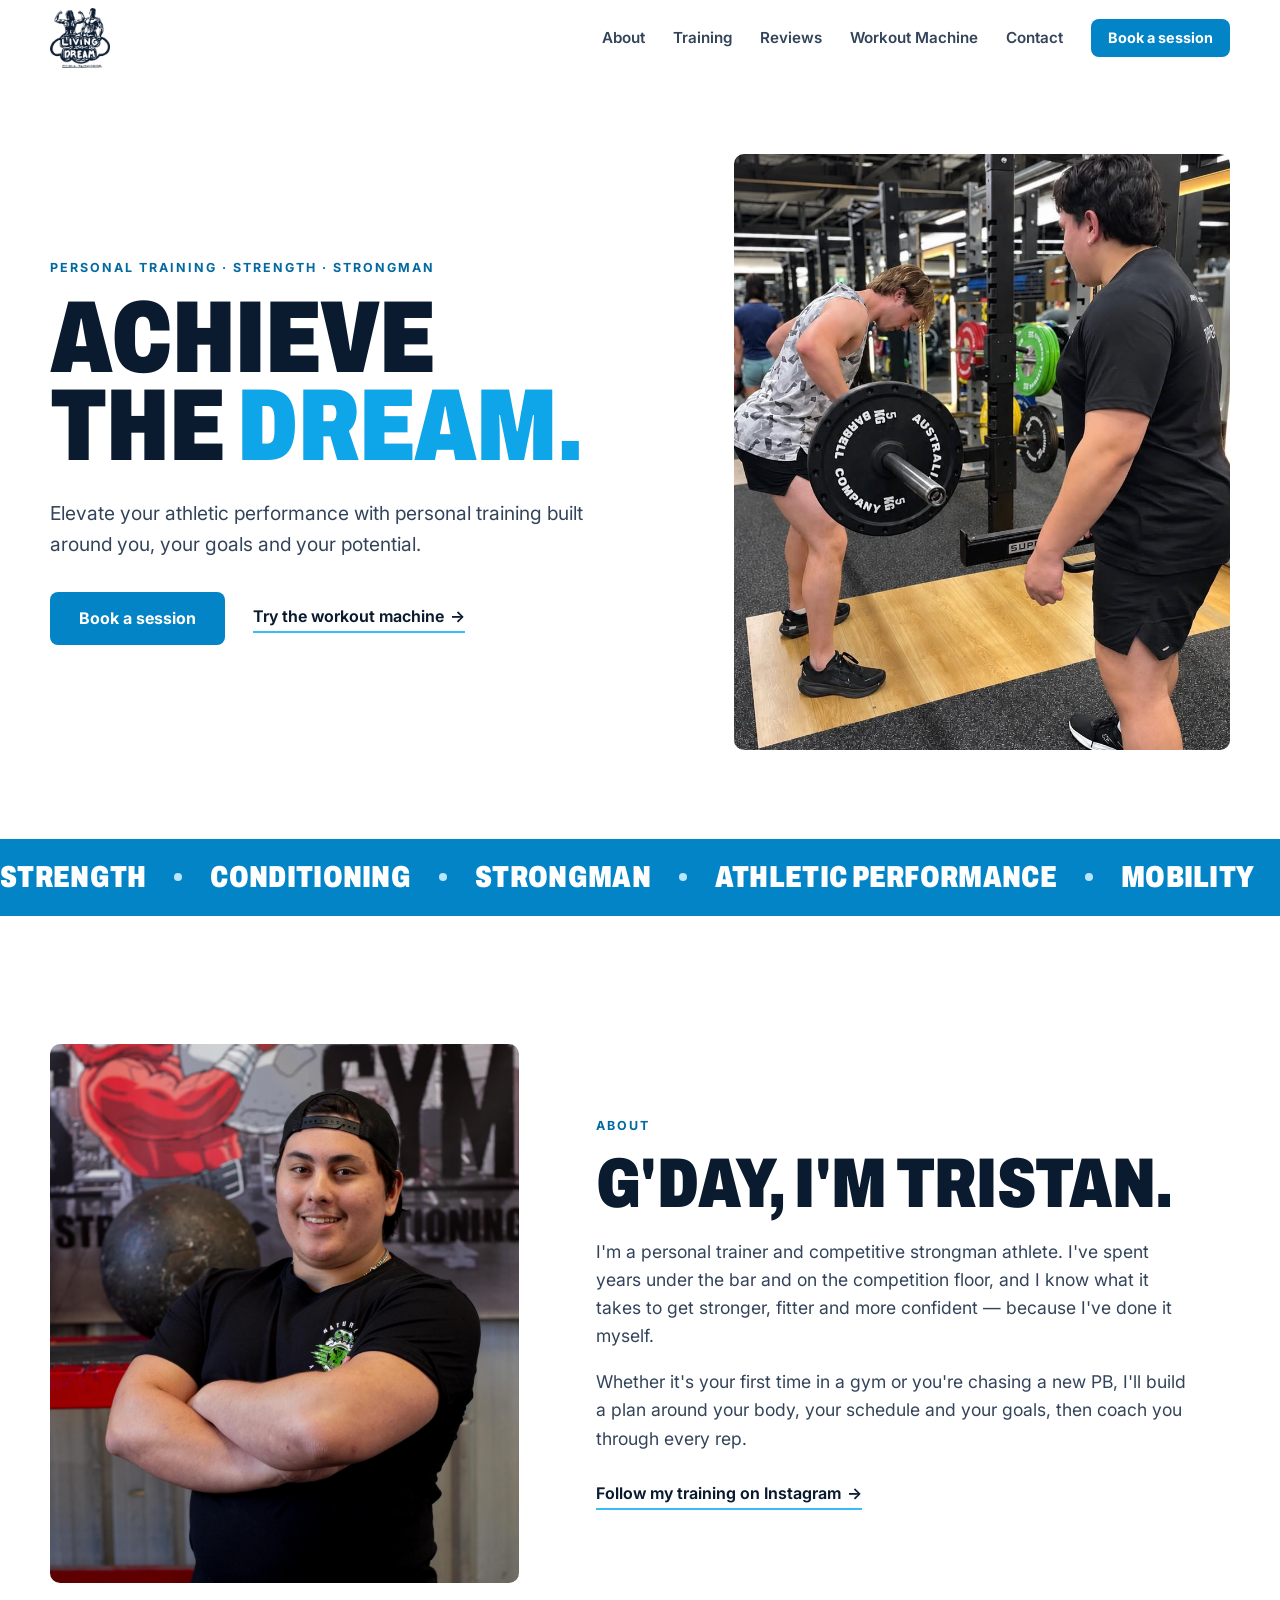
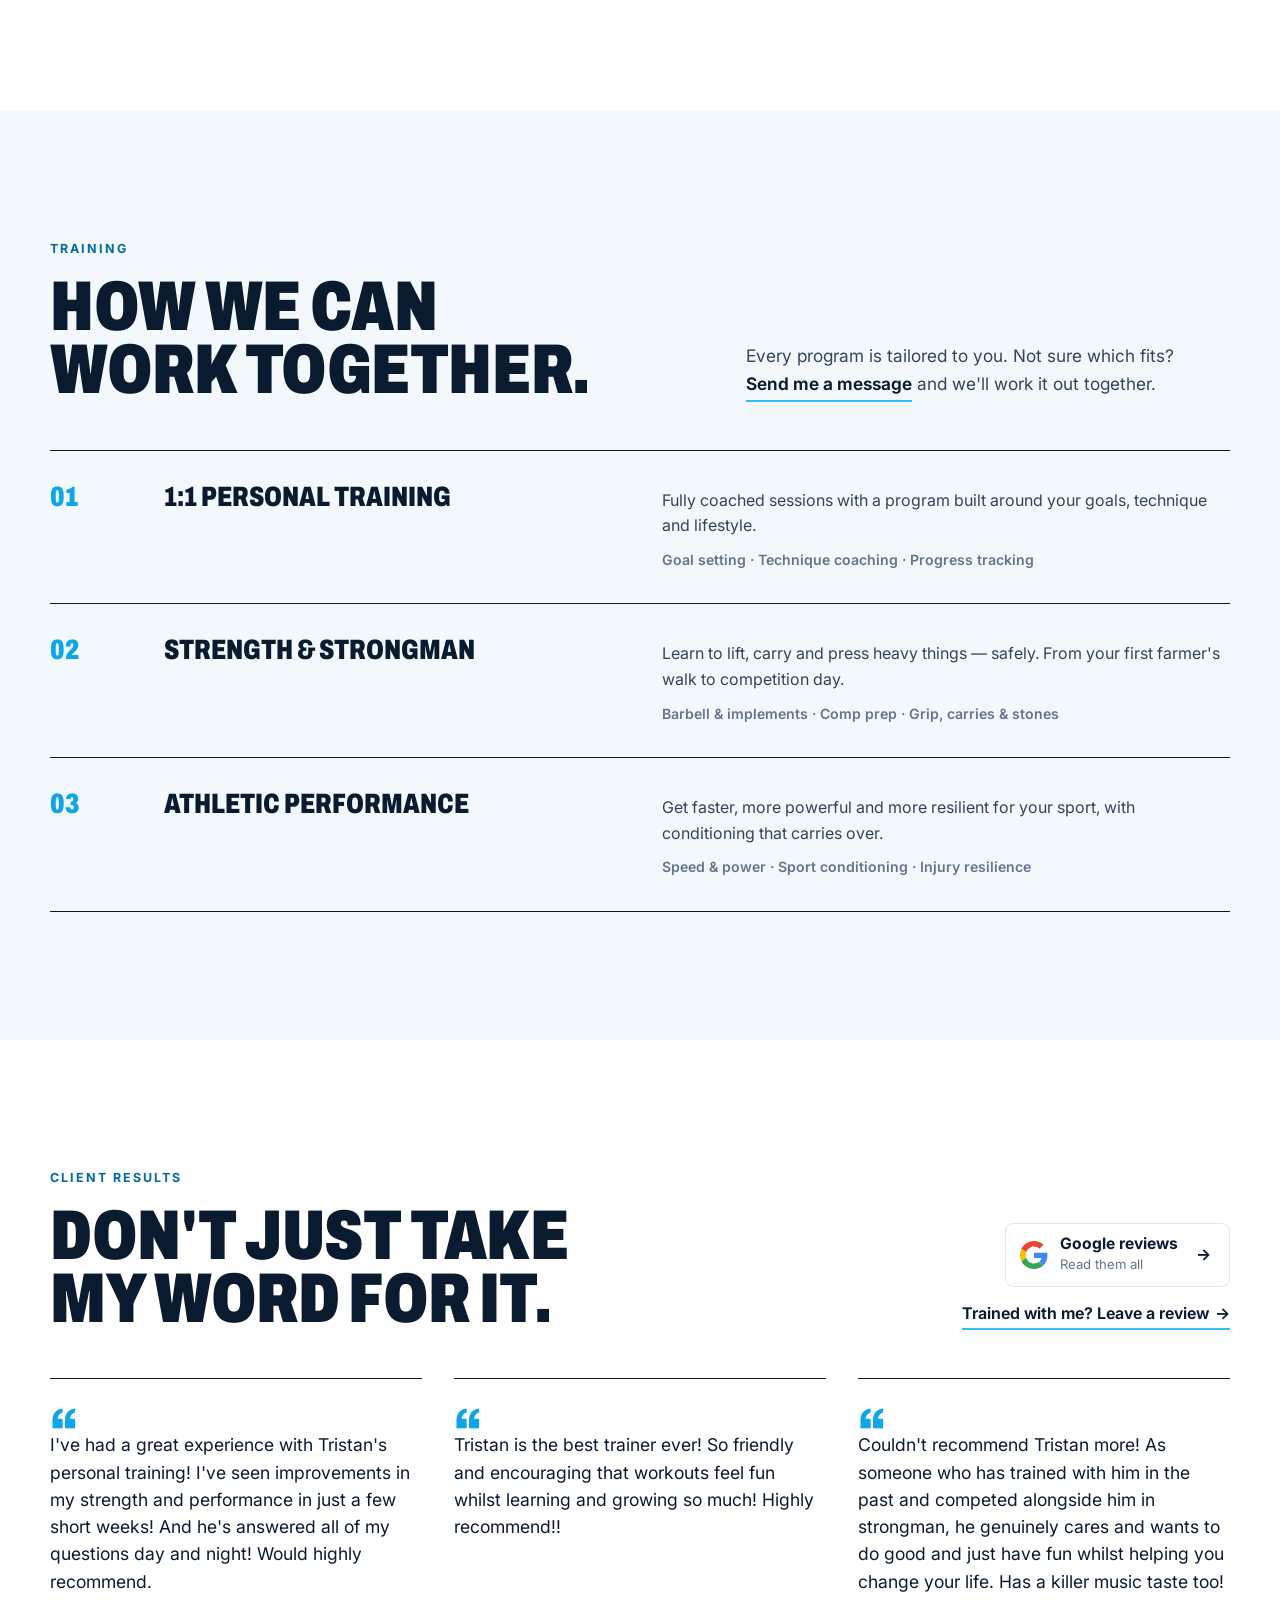
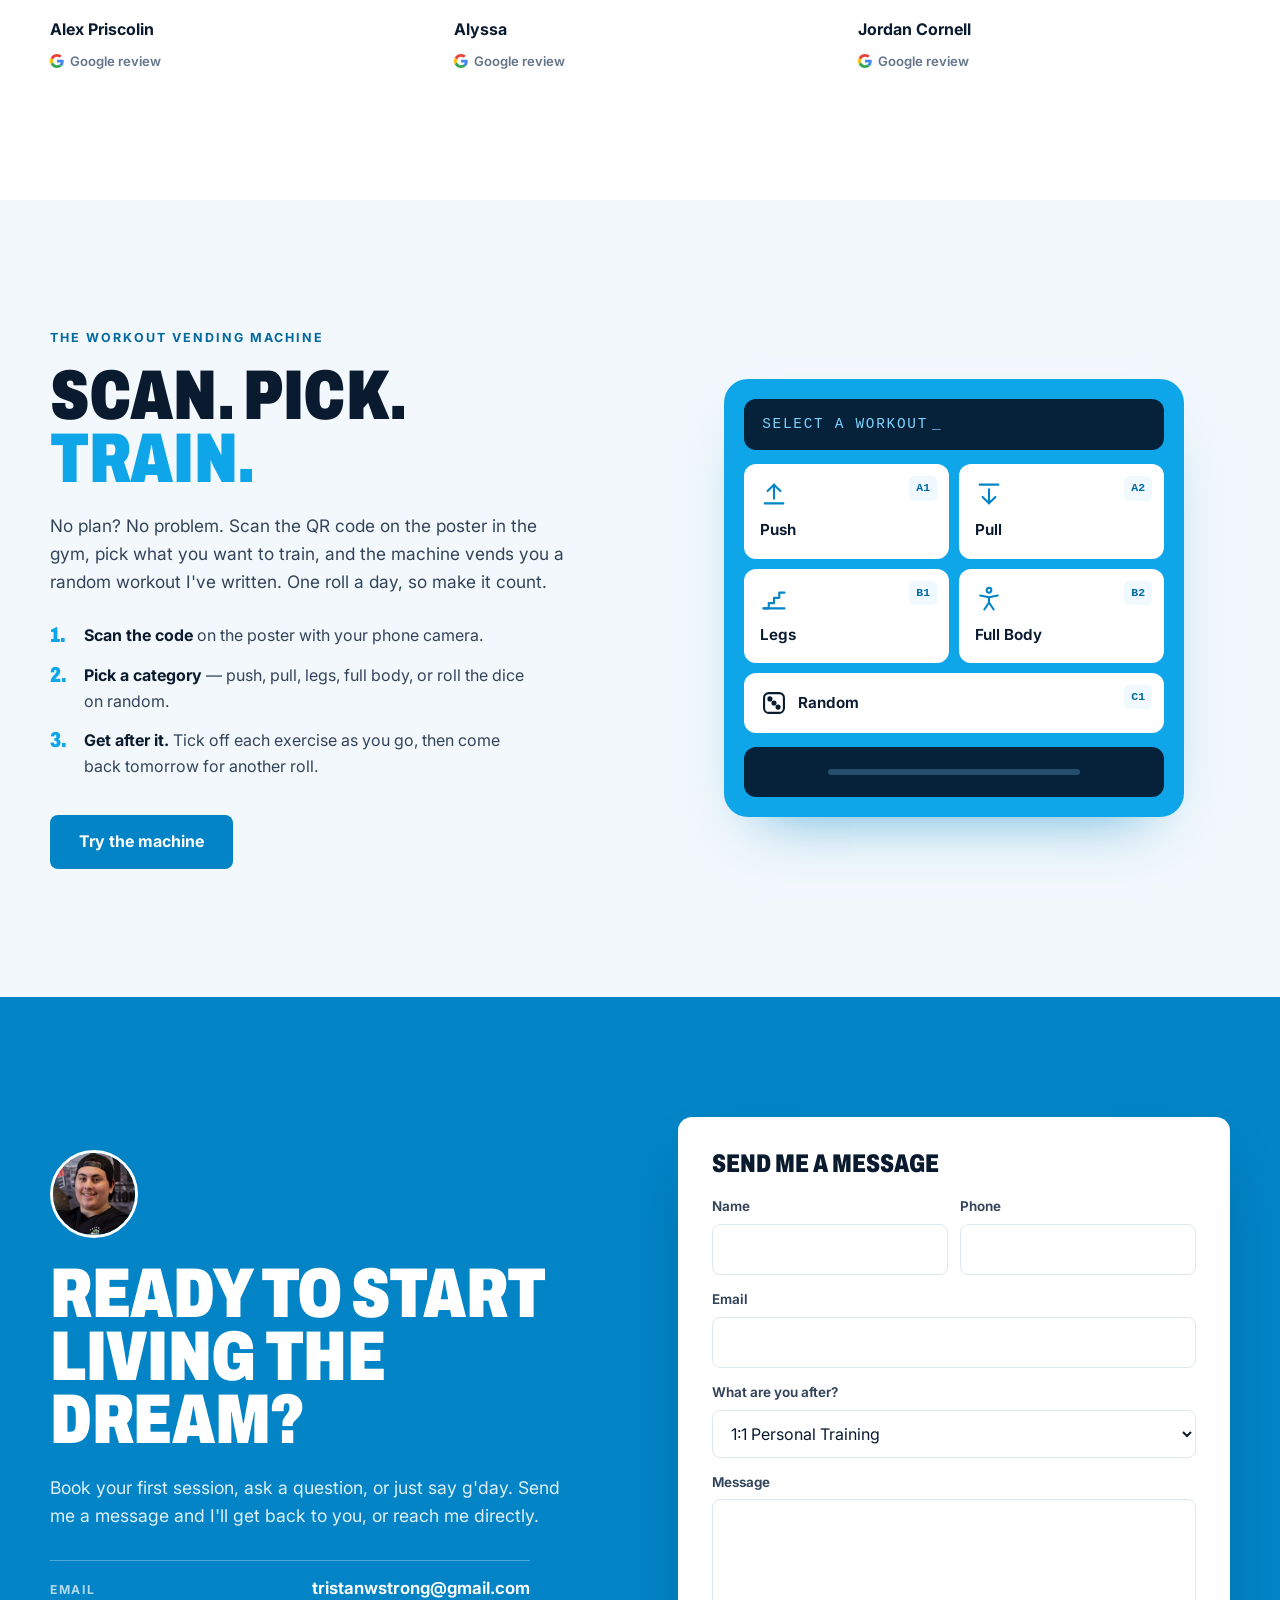
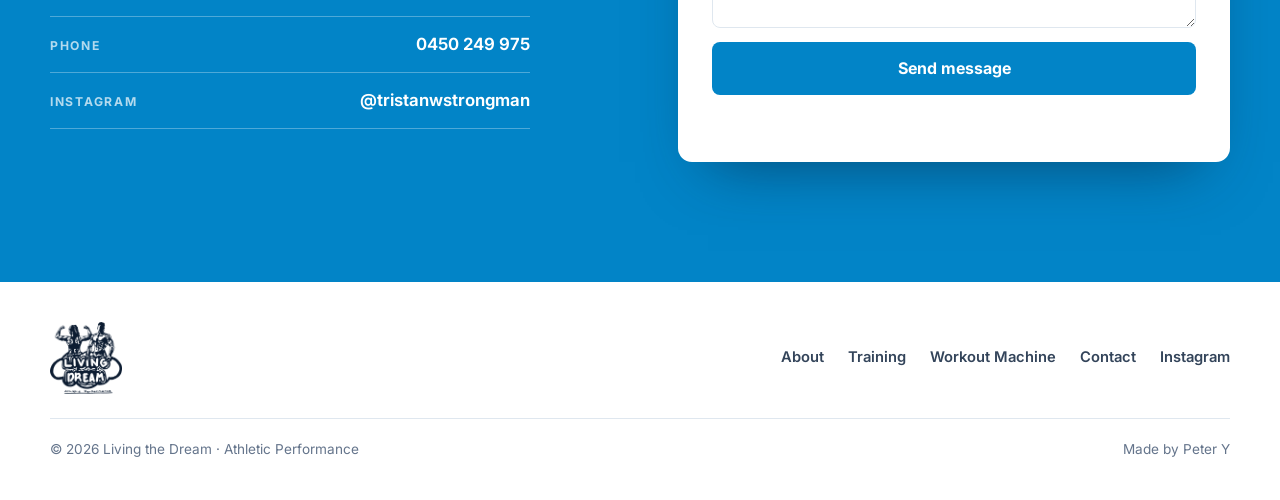
<file: index.html>
<!doctype html>
<html lang="en">
<head>
  <meta charset="utf-8">
  <meta name="viewport" content="width=device-width, initial-scale=1, viewport-fit=cover">
  <title>Living the Dream · Athletic Performance</title>
  <meta name="description" content="Personal training, strength and strongman coaching with Tristan. Achieve the Dream.">
  <meta name="theme-color" content="#ffffff">
  <script>document.documentElement.classList.add("js")</script>
  <link rel="icon" href="favicon.ico" sizes="any">
  <link rel="icon" href="assets/favicon.png" type="image/png">
  <link rel="apple-touch-icon" href="assets/apple-touch-icon.png">
  <meta property="og:title" content="Living the Dream · Athletic Performance">
  <meta property="og:description" content="Personal training, strength and strongman coaching. Achieve the Dream.">
  <meta property="og:image" content="assets/hero.jpg">
  <link rel="preconnect" href="https://fonts.googleapis.com">
  <link rel="preconnect" href="https://fonts.gstatic.com" crossorigin>
  <link href="https://fonts.googleapis.com/css2?family=Archivo:wdth,wght@62..125,400..900&family=Inter:wght@400;500;600;700&display=swap" rel="stylesheet">
  <link rel="stylesheet" href="css/styles.css">
</head>
<body>

  <header class="site-header">
    <div class="container header-inner">
      <a class="logo" href="#top" aria-label="Living the Dream home">
        <img src="assets/logo.png" alt="Living the Dream — Athletic Performance" width="600" height="596">
      </a>
      <nav class="nav" aria-label="Main">
        <a href="#about">About</a>
        <a href="#training">Training</a>
        <a href="#reviews" data-reviews-link>Reviews</a>
        <a href="#machine">Workout Machine</a>
        <a href="#contact">Contact</a>
      </nav>
      <a class="btn btn-primary btn-sm header-cta" data-site-link="booking" href="#contact">Book a session</a>
      <button class="nav-toggle" aria-label="Menu" aria-expanded="false" aria-controls="mobile-menu">
        <span></span><span></span>
      </button>
    </div>
    <div class="mobile-menu" id="mobile-menu">
      <a href="#top">Home</a>
      <a href="#about">About</a>
      <a href="#training">Training</a>
      <a href="#reviews" data-reviews-link>Reviews</a>
      <a href="#machine">Workout Machine</a>
      <a href="#contact">Contact</a>
      <a class="btn btn-primary" data-site-link="booking" href="#contact">Book a session</a>
    </div>
  </header>

  <main id="top">

    <!-- HERO -->
    <section class="hero">
      <div class="container hero-grid">
        <div class="hero-copy">
          <p class="label">Personal training · Strength · Strongman</p>
          <h1 class="display">Achieve<br><span class="nowrap">the <span class="hl">Dream.</span></span></h1>
          <p class="lead">Elevate your athletic performance with personal training built around you, your goals and your potential.</p>
          <div class="hero-actions">
            <a class="btn btn-primary btn-lg" data-site-link="booking" href="#contact">Book a session</a>
            <a class="text-link" href="workout.html">Try the workout machine <span aria-hidden="true">→</span></a>
          </div>
        </div>

        <figure class="hero-photo">
          <img src="assets/trainer.jpg" alt="Tristan coaching a client through a barbell row" width="886" height="1224">
        </figure>
      </div>
    </section>

    <!-- MARQUEE -->
    <div class="marquee" aria-hidden="true">
      <div class="marquee-track">
        <span>Strength</span><i></i><span>Conditioning</span><i></i><span>Strongman</span><i></i><span>Athletic Performance</span><i></i><span>Mobility</span><i></i><span>Achieve the Dream</span><i></i>
        <span>Strength</span><i></i><span>Conditioning</span><i></i><span>Strongman</span><i></i><span>Athletic Performance</span><i></i><span>Mobility</span><i></i><span>Achieve the Dream</span><i></i>
      </div>
    </div>

    <!-- ABOUT -->
    <section class="section" id="about">
      <div class="container about-grid">
        <figure class="about-photo reveal">
          <img src="assets/about.jpg" alt="Tristan standing with his arms crossed in the gym" width="1440" height="1798" loading="lazy">
        </figure>
        <div class="about-body reveal">
          <p class="label">About</p>
          <h2 class="h2">G'day, I'm Tristan.</h2>
          <p>I'm a personal trainer and competitive strongman athlete. I've spent years under the bar and on the competition floor, and I know what it takes to get stronger, fitter and more confident — because I've done it myself.</p>
          <p>Whether it's your first time in a gym or you're chasing a new PB, I'll build a plan around your body, your schedule and your goals, then coach you through every rep.</p>
          <a class="text-link" data-site-link="instagram" href="#">Follow my training on Instagram <span aria-hidden="true">→</span></a>
        </div>
      </div>
    </section>

    <!-- TRAINING -->
    <section class="section section-tint" id="training">
      <div class="container">
        <div class="training-head reveal">
          <div>
            <p class="label">Training</p>
            <h2 class="h2">How we can<br>work together.</h2>
          </div>
          <p>Every program is tailored to you. Not sure which fits? <a class="text-link" href="#contact">Send me a message</a> and we'll work it out together.</p>
        </div>
        <ol class="offers">
          <li class="offer reveal">
            <span class="offer-num">01</span>
            <h3>1:1 Personal Training</h3>
            <div>
              <p>Fully coached sessions with a program built around your goals, technique and lifestyle.</p>
              <p class="offer-tags">Goal setting · Technique coaching · Progress tracking</p>
            </div>
          </li>
          <li class="offer reveal">
            <span class="offer-num">02</span>
            <h3>Strength &amp; Strongman</h3>
            <div>
              <p>Learn to lift, carry and press heavy things — safely. From your first farmer's walk to competition day.</p>
              <p class="offer-tags">Barbell &amp; implements · Comp prep · Grip, carries &amp; stones</p>
            </div>
          </li>
          <li class="offer reveal">
            <span class="offer-num">03</span>
            <h3>Athletic Performance</h3>
            <div>
              <p>Get faster, more powerful and more resilient for your sport, with conditioning that carries over.</p>
              <p class="offer-tags">Speed &amp; power · Sport conditioning · Injury resilience</p>
            </div>
          </li>
        </ol>
      </div>
    </section>

    <!-- REVIEWS (filled from js/config.js → testimonials) -->
    <section class="section" id="reviews" hidden>
      <div class="container">
        <div class="reviews-head reveal">
          <div>
            <p class="label">Client results</p>
            <h2 class="h2">Don't just take<br>my word for it.</h2>
          </div>
          <div class="reviews-links">
            <a class="google-badge" data-site-link="googleReviews" href="#">
              <svg viewBox="0 0 48 48" aria-hidden="true"><path fill="#EA4335" d="M24 9.5c3.54 0 6.71 1.22 9.21 3.6l6.85-6.85C35.9 2.38 30.47 0 24 0 14.62 0 6.51 5.38 2.56 13.22l7.98 6.19C12.43 13.72 17.74 9.5 24 9.5z"/><path fill="#4285F4" d="M46.98 24.55c0-1.57-.15-3.09-.38-4.55H24v9.02h12.94c-.58 2.96-2.26 5.48-4.78 7.18l7.73 6c4.51-4.18 7.09-10.36 7.09-17.65z"/><path fill="#FBBC05" d="M10.53 28.59c-.48-1.45-.76-2.99-.76-4.59s.27-3.14.76-4.59l-7.98-6.19C.92 16.46 0 20.12 0 24c0 3.88.92 7.54 2.56 10.78l7.97-6.19z"/><path fill="#34A853" d="M24 48c6.48 0 11.93-2.13 15.89-5.81l-7.73-6c-2.15 1.45-4.92 2.3-8.16 2.3-6.26 0-11.57-4.22-13.47-9.91l-7.98 6.19C6.51 42.62 14.62 48 24 48z"/></svg>
              <span><strong>Google reviews</strong><small>Read them all</small></span>
              <span class="google-arrow" aria-hidden="true">→</span>
            </a>
            <a class="text-link" data-site-link="googleWriteReview" href="#">Trained with me? Leave a review <span aria-hidden="true">→</span></a>
          </div>
        </div>
        <div class="reviews" data-testimonials></div>
      </div>
    </section>

    <!-- WORKOUT MACHINE -->
    <section class="section section-tint" id="machine">
      <div class="container machine-grid">
        <div class="machine-copy reveal">
          <p class="label">The Workout Vending Machine</p>
          <h2 class="h2">Scan. Pick. <span class="hl">Train.</span></h2>
          <p>No plan? No problem. Scan the QR code on the poster in the gym, pick what you want to train, and the machine vends you a random workout I've written. One roll a day, so make it count.</p>
          <ol class="steps">
            <li><span><strong>Scan the code</strong> on the poster with your phone camera.</span></li>
            <li><span><strong>Pick a category</strong> — push, pull, legs, full body, or roll the dice on random.</span></li>
            <li><span><strong>Get after it.</strong> Tick off each exercise as you go, then come back tomorrow for another roll.</span></li>
          </ol>
          <a class="btn btn-primary btn-lg" href="workout.html">Try the machine</a>
        </div>
        <div class="machine-mock reveal" aria-label="Workout categories">
          <div class="mock-display"><span>Select a workout</span><span class="blink">_</span></div>
          <div class="mock-slots" data-machine-preview></div>
          <div class="mock-tray"><span></span></div>
        </div>
      </div>
    </section>

    <!-- CONTACT -->
    <section class="contact" id="contact">
      <div class="container contact-grid">
        <div class="contact-copy reveal">
          <img class="contact-avatar" src="assets/profile.jpg" alt="" width="240" height="240" loading="lazy">
          <h2 class="h2">Ready to start<br>living the dream?</h2>
          <p>Book your first session, ask a question, or just say g'day. Send me a message and I'll get back to you, or reach me directly.</p>
          <ul class="contact-list">
            <li data-link-wrap><span>Email</span><a data-site-link="email" data-site-text="email" href="#"></a></li>
            <li data-link-wrap><span>Phone</span><a data-site-link="phone" data-site-text="phone" href="#"></a></li>
            <li data-link-wrap><span>Instagram</span><a data-site-link="instagram" data-site-text="instagramHandle" href="#">@tristanwstrongman</a></li>
          </ul>
        </div>

        <form class="contact-form reveal" id="contact-form" novalidate>
          <h3>Send me a message</h3>
          <div class="field-row">
            <label class="field"><span>Name</span><input name="name" required autocomplete="name"></label>
            <label class="field"><span>Phone</span><input name="phone" type="tel" autocomplete="tel" inputmode="tel"></label>
          </div>
          <label class="field"><span>Email</span><input name="email" type="email" autocomplete="email"></label>
          <label class="field"><span>What are you after?</span>
            <select name="interest">
              <option>1:1 Personal Training</option>
              <option>Strength &amp; Strongman</option>
              <option>Athletic Performance</option>
              <option>Something else</option>
            </select>
          </label>
          <label class="field"><span>Message</span><textarea name="message" rows="4" required></textarea></label>
          <button class="btn btn-primary btn-lg btn-block" type="submit">Send message</button>
          <p class="form-status" id="form-status" role="status" aria-live="polite"></p>
        </form>
      </div>
    </section>
  </main>

  <footer class="site-footer">
    <div class="container footer-inner">
      <a class="logo logo-sm" href="#top" aria-label="Living the Dream home">
        <img src="assets/logo.png" alt="" width="600" height="596" loading="lazy">
      </a>
      <nav class="footer-nav" aria-label="Footer">
        <a href="#about">About</a>
        <a href="#training">Training</a>
        <a href="workout.html">Workout Machine</a>
        <a href="#contact">Contact</a>
        <a data-site-link="instagram" href="#">Instagram</a>
      </nav>
      <p class="fine">
        <span>© <span data-year></span> <span data-site-text="name">Living the Dream</span> · Athletic Performance</span>
        <a class="credit" href="https://www.linkedin.com/in/peter-yastreboff-6a9664313/" target="_blank" rel="noopener">Made by Peter Y</a>
      </p>
    </div>
  </footer>

  <script src="js/config.js"></script>
  <script src="js/workouts.js"></script>
  <script src="js/vend.js"></script>
  <script src="js/main.js"></script>
</body>
</html>
</file>
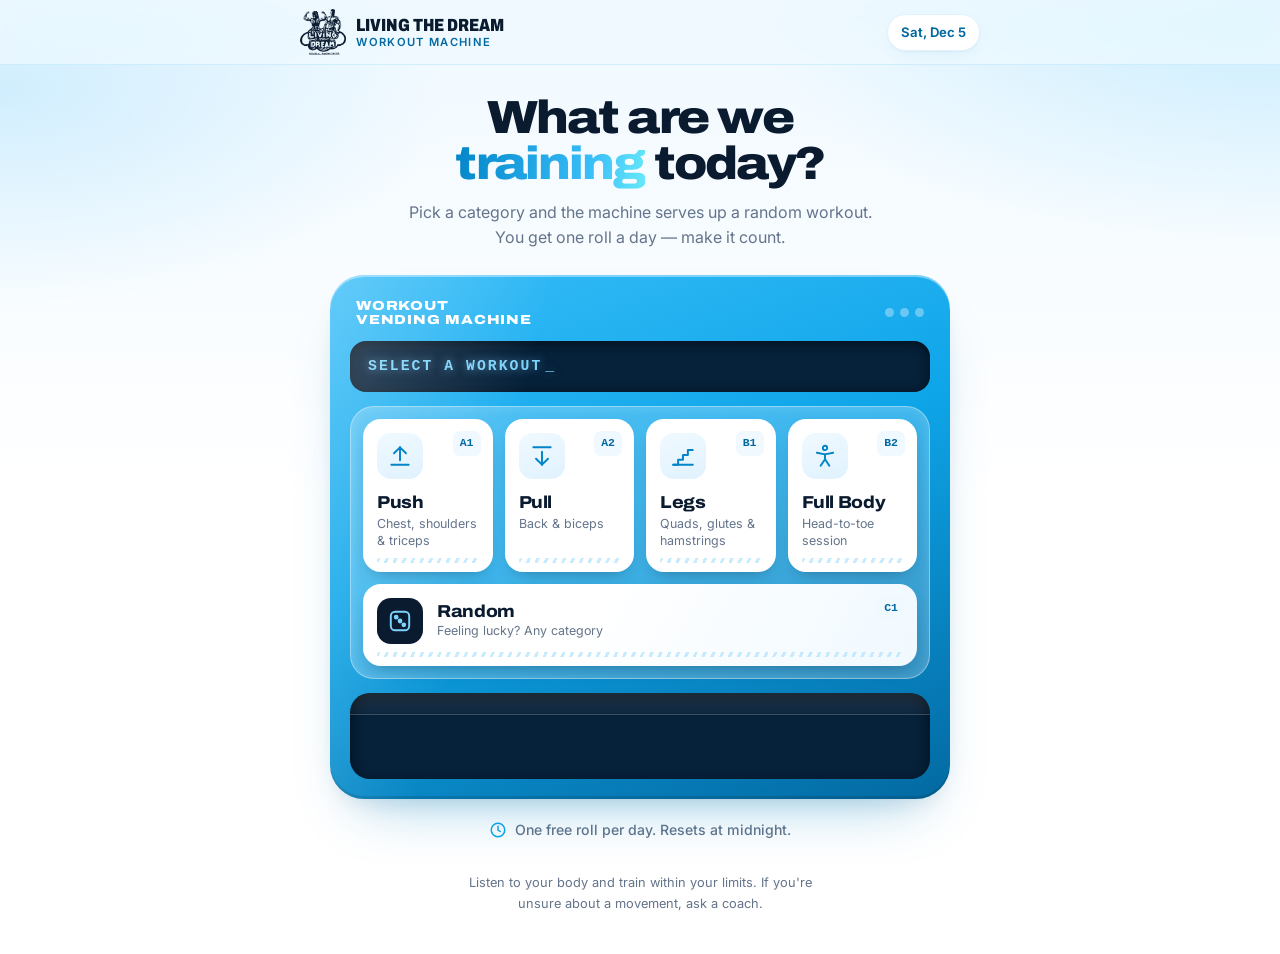
<file: workout.html>
<!doctype html>
<html lang="en">
<head>
  <meta charset="utf-8">
  <meta name="viewport" content="width=device-width, initial-scale=1, viewport-fit=cover">
  <title>Workout Vending Machine · Living the Dream</title>
  <meta name="description" content="Pick what you want to train and the machine serves up a random workout. One roll per day.">
  <meta name="theme-color" content="#f0f9ff">
  <script>document.documentElement.classList.add("js")</script>
  <link rel="icon" href="favicon.ico" sizes="any">
  <link rel="icon" href="assets/favicon.png" type="image/png">
  <link rel="apple-touch-icon" href="assets/apple-touch-icon.png">
  <link rel="preconnect" href="https://fonts.googleapis.com">
  <link rel="preconnect" href="https://fonts.gstatic.com" crossorigin>
  <link href="https://fonts.googleapis.com/css2?family=Archivo:wdth,wght@62..125,400..900&family=Inter:wght@400;500;600;700&display=swap" rel="stylesheet">
  <link rel="stylesheet" href="css/styles.css">
  <link rel="stylesheet" href="css/workout.css">
</head>
<body class="app">

  <header class="app-header">
    <div class="app-wrap app-header-inner">
      <a class="brand" href="index.html" aria-label="Living the Dream home">
        <img src="assets/logo.png" alt="" width="600" height="596">
        <span class="brand-text">
          <strong data-site-text="name">Living the Dream</strong>
          <small>Workout Machine</small>
        </span>
      </a>
      <span class="date-chip" id="today-date"></span>
    </div>
  </header>

  <main class="app-wrap">

    <!-- MACHINE -->
    <section class="view" id="machine-view">
      <div class="intro">
        <h1 class="app-title">What are we <span class="accent">training</span> today?</h1>
        <p class="muted">Pick a category and the machine serves up a random workout. You get one roll a day — make it count.</p>
      </div>

      <div class="vm" id="vm">
        <div class="vm-head">
          <span class="vm-logo">Workout<br>Vending Machine</span>
          <span class="vm-lights" aria-hidden="true"><i></i><i></i><i></i></span>
        </div>
        <div class="vm-display" aria-live="polite">
          <span id="vm-text">Select a workout</span><span class="blink">_</span>
        </div>
        <div class="vm-window" id="vm-slots" role="group" aria-label="Workout categories"></div>
        <div class="vm-base">
          <div class="vm-tray" id="vm-tray" aria-hidden="true">
            <div class="vm-item" id="vm-item"></div>
            <span class="vm-flap"></span>
          </div>
        </div>
      </div>

      <p class="hint" id="hint">
        <svg viewBox="0 0 24 24" aria-hidden="true"><circle cx="12" cy="12" r="9"/><path d="M12 7v5l3 2"/></svg>
        One free roll per day. Resets at midnight.
      </p>

      <div class="locked" id="locked" hidden>
        <strong>You've had your roll for today.</strong>
        <span>Next roll unlocks in <b data-countdown>--</b></span>
        <button class="btn btn-primary btn-block" id="view-today" type="button">View today's workout</button>
      </div>
    </section>

    <!-- RESULT -->
    <section class="view" id="result-view" hidden>
      <div class="result-bar">
        <button class="icon-btn" id="back-btn" type="button">
          <svg viewBox="0 0 24 24" aria-hidden="true"><path d="M19 12H5M11 6l-6 6 6 6"/></svg>
          Machine
        </button>
      </div>

      <article class="workout" id="workout"></article>

      <div class="next-up">
        <div class="countdown">
          <span>Next roll unlocks in</span>
          <strong data-countdown>--</strong>
        </div>
      </div>

      <a class="promo" href="index.html#contact">
        <div>
          <strong>Want a plan built just for you?</strong>
          <span>Book a 1:1 session with Tristan.</span>
        </div>
        <svg viewBox="0 0 24 24" aria-hidden="true"><path d="M5 12h14M13 6l6 6-6 6"/></svg>
      </a>
    </section>

    <p class="app-foot">Listen to your body and train within your limits. If you're unsure about a movement, ask a coach.</p>
  </main>

  <div class="sheet-backdrop" id="lead-sheet" hidden>
    <form class="lead-form" id="lead-form" aria-labelledby="lead-title">
      <button class="sheet-close" id="lead-close" type="button" aria-label="Close">
        <svg viewBox="0 0 24 24" aria-hidden="true"><path d="M6 6l12 12M18 6 6 18"/></svg>
      </button>
      <span class="lead-tag" id="lead-tag"></span>
      <h2 id="lead-title">Unlock your workout</h2>
      <p class="lead-intro">Pop your details in and the machine will vend your workout. You only need to do this once.</p>
      <label class="field"><span>Name</span><input name="name" required autocomplete="name" placeholder="Your name"></label>
      <label class="field"><span>Phone</span><input name="phone" type="tel" required autocomplete="tel" inputmode="tel" placeholder="04xx xxx xxx"></label>
      <label class="field"><span>Email <em>(optional)</em></span><input name="email" type="email" autocomplete="email" placeholder="you@email.com"></label>
      <label class="check">
        <input type="checkbox" name="consent" required>
        <span>I'm happy for Tristan to contact me about training.</span>
      </label>
      <button class="btn btn-primary btn-lg btn-block" type="submit">Vend my workout</button>
      <p class="lead-fine">Your details only go to Tristan and are never shared.</p>
    </form>
  </div>

  <script src="js/config.js"></script>
  <script src="js/workouts.js"></script>
  <script src="js/vend.js"></script>
  <script src="js/main.js"></script>
  <script src="js/workout-app.js"></script>
</body>
</html>
</file>
<file: css/styles.css>
/* ==========================================================================
   Living the Dream — shared styles
   ========================================================================== */

:root {
  --sky-50: #f0f9ff;
  --sky-100: #e0f2fe;
  --sky-200: #bae6fd;
  --sky-300: #7dd3fc;
  --sky-400: #38bdf8;
  --sky-500: #0ea5e9;
  --sky-600: #0284c7;
  --sky-700: #0369a1;
  --sky-900: #0c4a6e;

  --ink: #0a1a2f;
  --ink-2: #33445a;
  --muted: #64748b;
  --line: #dfe7ef;
  --bg: #ffffff;
  --tint: #f2f8fc;

  --radius-xl: 32px;
  --radius-lg: 24px;
  --radius: 18px;
  --radius-sm: 12px;

  --shadow-1: 0 1px 2px rgba(10, 26, 47, 0.04), 0 6px 20px -8px rgba(2, 132, 199, 0.12);
  --shadow-2: 0 30px 60px -30px rgba(2, 132, 199, 0.45), 0 10px 24px -12px rgba(10, 26, 47, 0.15);
  --shadow-btn: 0 10px 24px -10px rgba(14, 165, 233, 0.75);

  --font-display: "Archivo", "Inter", system-ui, sans-serif;
  --font-body: "Inter", system-ui, -apple-system, "Segoe UI", Roboto, sans-serif;

  --header-h: 76px;
  --ease: cubic-bezier(0.22, 1, 0.36, 1);
}

*, *::before, *::after { box-sizing: border-box; }

html { scroll-behavior: smooth; scroll-padding-top: var(--header-h); -webkit-text-size-adjust: 100%; }

body {
  margin: 0;
  font-family: var(--font-body);
  font-size: 16px;
  line-height: 1.6;
  color: var(--ink);
  background: var(--bg);
  -webkit-font-smoothing: antialiased;
  text-rendering: optimizeLegibility;
}
body.no-scroll { overflow: hidden; }

img { max-width: 100%; display: block; }
figure { margin: 0; }
a { color: inherit; text-decoration: none; }
button { font: inherit; color: inherit; }
[hidden] { display: none !important; }
.icon { width: 24px; height: 24px; flex: none; }

::selection { background: var(--sky-200); color: var(--ink); }
:focus-visible { outline: 3px solid var(--sky-300); outline-offset: 3px; border-radius: 4px; }

.container { width: min(1180px, 100% - 40px); margin-inline: auto; }

/* ---------- Type ---------- */

.display, .h2, h3 {
  font-family: var(--font-display);
  font-stretch: 75%;
  font-weight: 900;
  text-transform: uppercase;
  color: var(--ink);
}

.display {
  font-size: clamp(3.6rem, 8vw, 7.2rem);
  line-height: 0.86;
  letter-spacing: -0.01em;
  margin: 0 0 28px;
}

.h2 {
  font-size: clamp(2.6rem, 6vw, 4.4rem);
  line-height: 0.9;
  letter-spacing: -0.005em;
  margin: 0 0 22px;
}

h3 { font-size: 1.75rem; font-weight: 850; line-height: 1; letter-spacing: 0; margin: 0; }

.hl { color: var(--sky-500); }
.nowrap { white-space: nowrap; }

.label {
  margin: 0 0 16px;
  font-size: 0.78rem;
  font-weight: 700;
  letter-spacing: 0.16em;
  text-transform: uppercase;
  color: var(--sky-700);
}

.lead { font-size: clamp(1.08rem, 1.5vw, 1.22rem); color: var(--ink-2); max-width: 30em; margin: 0 0 32px; }
.muted { color: var(--muted); }

/* Used by the workout page */
.accent {
  background: linear-gradient(100deg, var(--sky-600) 0%, var(--sky-400) 70%, #67e8f9 100%);
  -webkit-background-clip: text;
  background-clip: text;
  color: transparent;
}

.text-link {
  display: inline-flex;
  align-items: center;
  gap: 6px;
  font-weight: 650;
  color: var(--ink);
  border-bottom: 2px solid var(--sky-400);
  padding-bottom: 2px;
  transition: color 0.2s, border-color 0.2s;
}
.text-link:hover { color: var(--sky-700); border-color: var(--sky-700); }
.text-link span { transition: transform 0.2s; }
.text-link:hover span { transform: translateX(3px); }

/* ---------- Buttons ---------- */

.btn {
  --pad-y: 12px;
  --pad-x: 22px;
  display: inline-flex;
  align-items: center;
  justify-content: center;
  gap: 10px;
  padding: var(--pad-y) var(--pad-x);
  border-radius: 8px;
  border: 1.5px solid transparent;
  font-weight: 700;
  font-size: 0.98rem;
  line-height: 1.2;
  cursor: pointer;
  white-space: nowrap;
  transition: background 0.2s, border-color 0.2s, color 0.2s, transform 0.15s;
  -webkit-tap-highlight-color: transparent;
}
.btn svg { width: 18px; height: 18px; fill: none; stroke: currentColor; stroke-width: 2.2; stroke-linecap: round; stroke-linejoin: round; }
.btn:active { transform: translateY(1px); }

.btn-primary { color: #fff; background: var(--sky-600); }
.btn-primary:hover { background: var(--sky-700); }

.btn-ghost { background: #fff; border-color: var(--line); color: var(--ink); }
.btn-ghost:hover { border-color: var(--ink); }

.btn-white { background: #fff; color: var(--sky-700); }
.btn-white:hover { background: var(--sky-50); }
.btn .ig-icon { width: 20px; height: 20px; stroke-width: 2; }

.btn-sm { --pad-y: 9px; --pad-x: 16px; font-size: 0.9rem; }
.btn-lg { --pad-y: 16px; --pad-x: 28px; font-size: 1rem; }
.btn-block { width: 100%; }

/* ---------- Brand (workout page header) ---------- */

.brand { display: inline-flex; align-items: center; gap: 10px; }
.brand img { height: 44px; width: auto; }
.brand-text { display: flex; flex-direction: column; line-height: 1.1; }
.brand-text strong { font-family: var(--font-display); font-stretch: 80%; font-weight: 850; font-size: 1.1rem; text-transform: uppercase; }
.brand-text small { font-size: 0.7rem; font-weight: 600; letter-spacing: 0.12em; text-transform: uppercase; color: var(--sky-700); }

/* ---------- Header ---------- */

.site-header {
  position: sticky;
  top: 0;
  z-index: 50;
  background: #fff;
  border-bottom: 1px solid transparent;
  transition: border-color 0.3s;
}
.site-header.scrolled, .site-header.menu-open { border-color: var(--line); }

.header-inner { height: var(--header-h); display: flex; align-items: center; gap: 28px; }

.logo img { height: 60px; width: auto; }
.logo-sm img { height: 72px; }

.nav { display: flex; gap: 28px; margin-left: auto; }
.nav a { position: relative; font-weight: 600; font-size: 0.95rem; color: var(--ink-2); padding: 6px 0; transition: color 0.2s; }
.nav a::after { content: ""; position: absolute; left: 0; right: 0; bottom: 0; height: 2px; background: var(--sky-500); transform: scaleX(0); transform-origin: left; transition: transform 0.25s var(--ease); }
.nav a:hover { color: var(--ink); }
.nav a:hover::after { transform: scaleX(1); }

.nav-toggle {
  display: none;
  margin-left: auto;
  width: 44px;
  height: 44px;
  border-radius: 8px;
  border: 1.5px solid var(--line);
  background: #fff;
  position: relative;
  cursor: pointer;
}
.nav-toggle span { position: absolute; left: 12px; right: 12px; height: 2px; background: var(--ink); transition: transform 0.3s var(--ease), top 0.3s var(--ease); }
.nav-toggle span:first-child { top: 16px; }
.nav-toggle span:last-child { top: 25px; }
.menu-open .nav-toggle span:first-child { top: 20.5px; transform: rotate(45deg); }
.menu-open .nav-toggle span:last-child { top: 20.5px; transform: rotate(-45deg); }

.mobile-menu {
  position: absolute;
  inset: var(--header-h) 0 auto 0;
  height: calc(100dvh - var(--header-h));
  padding: 16px 20px 40px;
  display: flex;
  flex-direction: column;
  background: #fff;
  opacity: 0;
  visibility: hidden;
  transition: opacity 0.25s, visibility 0.25s;
}
.mobile-menu a:not(.btn) {
  font-family: var(--font-display);
  font-stretch: 75%;
  font-weight: 900;
  text-transform: uppercase;
  font-size: 2.4rem;
  line-height: 1;
  padding: 14px 0;
  border-bottom: 1px solid var(--line);
}
.mobile-menu .btn { margin-top: 28px; }
.menu-open .mobile-menu { opacity: 1; visibility: visible; }

/* ---------- Hero ---------- */

.hero { padding: clamp(36px, 6vw, 80px) 0 clamp(56px, 7vw, 96px); }

.hero-grid { display: grid; grid-template-columns: 1.1fr 0.9fr; gap: clamp(32px, 6vw, 88px); align-items: center; }

.hero-actions { display: flex; flex-wrap: wrap; align-items: center; gap: 16px 28px; }

.hero-photo { position: relative; }
.hero-photo img { width: 100%; height: auto; aspect-ratio: 4 / 4.8; object-fit: cover; object-position: 50% 0%; border-radius: 10px; }

/* ---------- Marquee ---------- */

.marquee { overflow: hidden; background: var(--sky-600); color: #fff; padding: 14px 0; }
.marquee-track { display: flex; align-items: center; gap: 28px; width: max-content; animation: marquee 45s linear infinite; }
.marquee span { font-family: var(--font-display); font-stretch: 75%; font-weight: 900; font-size: clamp(1.3rem, 2.4vw, 1.9rem); text-transform: uppercase; letter-spacing: 0.01em; }
.marquee i { width: 8px; height: 8px; border-radius: 50%; background: var(--sky-200); }
@keyframes marquee { to { transform: translateX(-50%); } }

/* ---------- Sections ---------- */

.section { padding: clamp(72px, 10vw, 128px) 0; }
.section-tint { background: var(--tint); }

/* About */
.about-grid { display: grid; grid-template-columns: 0.85fr 1.15fr; gap: clamp(32px, 6vw, 96px); align-items: center; }
.about-photo img { width: 100%; height: auto; aspect-ratio: 4 / 4.6; object-fit: cover; object-position: 50% 20%; border-radius: 10px; }
.about-body > p:not(.label) { font-size: 1.1rem; color: var(--ink-2); margin: 0 0 18px; max-width: 34em; }
.about-body .text-link { margin-top: 10px; }

/* Training */
.training-head {
  display: grid;
  grid-template-columns: 1fr 1fr;
  gap: 32px;
  align-items: end;
  margin-bottom: 48px;
}
.training-head .h2 { margin: 0; }
.training-head > p { margin: 0; color: var(--ink-2); font-size: 1.08rem; max-width: 28em; justify-self: end; }

.offers { list-style: none; padding: 0; margin: 0; border-bottom: 1.5px solid var(--ink); }
.offer {
  display: grid;
  grid-template-columns: 90px 1fr 1.2fr;
  gap: 24px;
  align-items: baseline;
  padding: 32px 0;
  border-top: 1.5px solid var(--ink);
}
.offer-num { font-family: var(--font-display); font-stretch: 75%; font-weight: 900; font-size: 1.75rem; color: var(--sky-500); line-height: 1; }
.offer p { margin: 0; color: var(--ink-2); }
.offer .offer-tags { margin-top: 10px; font-size: 0.88rem; font-weight: 600; color: var(--muted); }

/* Workout machine */
.machine-grid { display: grid; grid-template-columns: 1fr 1fr; gap: clamp(36px, 6vw, 96px); align-items: center; }
.machine-copy > p:not(.label) { color: var(--ink-2); font-size: 1.08rem; margin: 0; max-width: 30em; }

.steps { list-style: none; counter-reset: step; padding: 0; margin: 28px 0 36px; display: grid; gap: 14px; max-width: 30em; }
.steps li { counter-increment: step; display: grid; grid-template-columns: 34px 1fr; color: var(--ink-2); }
.steps li::before { content: counter(step) "."; font-family: var(--font-display); font-stretch: 75%; font-weight: 900; font-size: 1.35rem; line-height: 1.2; color: var(--sky-500); }
.steps strong { color: var(--ink); }

.machine-mock {
  padding: 20px;
  border-radius: 24px;
  background: var(--sky-500);
  max-width: 460px;
  margin-inline: auto;
  width: 100%;
  box-shadow: 0 30px 60px -36px rgba(2, 132, 199, 0.7);
}
.mock-display {
  display: flex;
  align-items: center;
  gap: 4px;
  padding: 14px 18px;
  border-radius: 12px;
  background: #06213a;
  color: var(--sky-300);
  font-family: ui-monospace, "SF Mono", Menlo, monospace;
  font-size: 0.9rem;
  letter-spacing: 0.12em;
  text-transform: uppercase;
  margin-bottom: 14px;
}
.blink { animation: blink 1s steps(1) infinite; }
@keyframes blink { 50% { opacity: 0; } }

.mock-slots { display: grid; grid-template-columns: repeat(2, 1fr); gap: 10px; }
.mini-slot {
  position: relative;
  display: flex;
  flex-direction: column;
  gap: 10px;
  padding: 16px;
  border-radius: 12px;
  background: #fff;
  font-weight: 650;
  font-size: 0.95rem;
  transition: transform 0.2s var(--ease);
}
.mini-slot:hover { transform: translateY(-2px); }
.mini-slot .icon { width: 28px; height: 28px; color: var(--sky-600); }
.mini-slot.mini-wide { grid-column: 1 / -1; flex-direction: row; align-items: center; }
.mini-wide .icon { color: var(--ink); }
.mini-slot em { position: absolute; top: 12px; right: 12px; font-style: normal; font-family: ui-monospace, "SF Mono", Menlo, monospace; font-size: 0.72rem; font-weight: 700; color: var(--sky-700); background: var(--sky-50); padding: 3px 7px; border-radius: 5px; }

.mock-tray { margin-top: 14px; height: 50px; border-radius: 12px; background: #06213a; display: grid; place-items: center; }
.mock-tray span { width: 60%; height: 6px; border-radius: 6px; background: rgba(125, 211, 252, 0.25); }

/* Reviews */
.reviews-head { display: flex; flex-wrap: wrap; justify-content: space-between; align-items: flex-end; gap: 28px 48px; margin-bottom: 48px; }
.reviews-head .h2 { margin: 0; }
.reviews-links { display: grid; justify-items: end; gap: 14px; }
.google-badge {
  display: inline-flex;
  align-items: center;
  gap: 12px;
  padding: 11px 18px 11px 14px;
  border: 1.5px solid var(--line);
  border-radius: 8px;
  background: #fff;
  transition: border-color 0.2s, transform 0.2s var(--ease);
}
.google-badge:hover { border-color: var(--ink); transform: translateY(-1px); }
.google-badge svg { width: 28px; height: 28px; flex: none; }
.google-badge strong { display: block; font-size: 0.98rem; line-height: 1.2; }
.google-badge small { display: block; font-size: 0.82rem; color: var(--muted); }
.google-arrow { margin-left: 6px; font-weight: 700; }
.review-source { display: inline-flex; align-items: center; gap: 6px; margin-top: 6px; font-size: 0.82rem; font-weight: 600; color: var(--muted); }
.review-source svg { width: 14px; height: 14px; }
.review-source:hover { color: var(--ink); text-decoration: underline; text-underline-offset: 3px; }
.reviews { display: grid; grid-template-columns: repeat(auto-fit, minmax(260px, 1fr)); gap: 40px 32px; }
.review { margin: 0; padding-top: 22px; border-top: 1.5px solid var(--ink); display: flex; flex-direction: column; }
.review blockquote { margin: 0 0 22px; font-size: 1.1rem; line-height: 1.55; color: var(--ink); }
.review blockquote::before { content: "“"; display: block; height: 0.55em; font-family: var(--font-display); font-weight: 900; font-size: 3.4rem; line-height: 1; color: var(--sky-500); }
.review figcaption { margin-top: auto; display: grid; gap: 2px; }
.review figcaption span { font-size: 0.88rem; color: var(--muted); }

/* Contact */
.contact { background: var(--sky-600); color: #fff; padding: clamp(72px, 10vw, 120px) 0; }
.contact-grid { display: grid; grid-template-columns: 1fr 1fr; gap: clamp(36px, 6vw, 96px); align-items: center; }
.contact-avatar { width: 88px; height: 88px; border-radius: 50%; border: 3px solid #fff; object-fit: cover; margin-bottom: 24px; }
.contact .h2 { color: #fff; }
.contact-copy > p { margin: 0 0 30px; max-width: 30em; font-size: 1.1rem; color: rgba(255, 255, 255, 0.88); }
.contact-list { list-style: none; padding: 0; margin: 0; max-width: 30em; border-bottom: 1px solid rgba(255, 255, 255, 0.3); }
.contact-list li { display: flex; justify-content: space-between; align-items: baseline; gap: 16px; padding: 14px 0; border-top: 1px solid rgba(255, 255, 255, 0.3); }
.contact-list span { font-size: 0.76rem; font-weight: 700; letter-spacing: 0.14em; text-transform: uppercase; color: rgba(255, 255, 255, 0.7); }
.contact-list a { font-weight: 650; font-size: 1.05rem; overflow-wrap: anywhere; text-align: right; }
.contact-list a:hover { text-decoration: underline; text-underline-offset: 4px; }

.contact-form { padding: clamp(22px, 4vw, 34px); border-radius: 14px; background: #fff; color: var(--ink); box-shadow: 0 30px 60px -30px rgba(6, 33, 58, 0.6); }
.contact-form h3 { margin: 0 0 20px; font-size: 1.6rem; }
.contact-form .field { margin-bottom: 14px; }
.field-row { display: grid; grid-template-columns: 1fr 1fr; gap: 0 12px; }
.form-status { margin: 12px 0 0; min-height: 1.4em; font-size: 0.92rem; font-weight: 550; color: var(--muted); }
.form-status.is-error { color: #b91c1c; }
.form-status.is-success { color: #047857; }
.form-status a { text-decoration: underline; }

/* Form fields */
.field { display: grid; gap: 6px; }
.field > span { font-size: 0.84rem; font-weight: 650; color: var(--ink-2); }
.field em { font-style: normal; font-weight: 500; color: var(--muted); }
.field input, .field select, .field textarea {
  width: 100%;
  padding: 12px 14px;
  border: 1.5px solid var(--line);
  border-radius: 8px;
  background: #fff;
  color: var(--ink);
  font: inherit;
  font-size: 1rem;
  transition: border-color 0.2s, box-shadow 0.2s;
}
.field textarea { resize: vertical; min-height: 110px; }
.field input:focus, .field select:focus, .field textarea:focus { outline: none; border-color: var(--sky-500); box-shadow: 0 0 0 4px rgba(14, 165, 233, 0.15); }
.field input::placeholder { color: #9aa8b8; }
.check { display: flex; gap: 10px; align-items: flex-start; font-size: 0.88rem; color: var(--ink-2); cursor: pointer; }
.check input { flex: none; width: 20px; height: 20px; margin: 1px 0 0; accent-color: var(--sky-600); }

/* ---------- Footer ---------- */

.site-footer { padding: 40px 0; }
.footer-inner { display: flex; align-items: center; gap: 24px; flex-wrap: wrap; }
.footer-nav { display: flex; gap: 24px; margin-left: auto; flex-wrap: wrap; }
.footer-nav a { color: var(--ink-2); font-weight: 600; font-size: 0.92rem; }
.footer-nav a:hover { color: var(--sky-700); }
.fine { margin: 0; color: var(--muted); font-size: 0.85rem; width: 100%; padding-top: 20px; border-top: 1px solid var(--line); display: flex; flex-wrap: wrap; justify-content: space-between; gap: 6px 20px; }
.credit { color: var(--muted); }
.credit:hover { color: var(--ink); text-decoration: underline; text-underline-offset: 3px; }

/* ---------- Reveal ---------- */

.js .reveal { opacity: 0; transform: translateY(14px); transition: opacity 0.7s var(--ease), transform 0.7s var(--ease); }
.js .reveal.in { opacity: 1; transform: none; }

/* ---------- Responsive ---------- */

@media (max-width: 960px) {
  .nav, .header-cta { display: none; }
  .nav-toggle { display: block; }
  .hero-grid, .about-grid, .machine-grid, .training-head, .contact-grid { grid-template-columns: 1fr; }
  .hero-photo { max-width: 560px; }
  .about-photo { max-width: 480px; }
  .training-head > p { justify-self: start; }
  .reviews-links { justify-items: start; }
  .offer { grid-template-columns: 60px 1fr; }
  .offer > div { grid-column: 2; }
}

@media (min-width: 961px) {
  .mobile-menu { display: none; }
}

@media (max-width: 560px) {
  :root { --header-h: 68px; }
  .container { width: min(1180px, 100% - 32px); }
  .logo img { height: 52px; }
  .display { font-size: 16vw; }
  .hero-actions .btn { flex: 1 1 100%; }
  .offer { grid-template-columns: 1fr; gap: 10px; padding: 26px 0; }
  .offer > div { grid-column: auto; }
  .footer-nav { margin-left: 0; gap: 18px; }
  .field-row { grid-template-columns: 1fr; }
}

@media (prefers-reduced-motion: reduce) {
  *, *::before, *::after { animation: none !important; transition: none !important; }
  html { scroll-behavior: auto; }
  .js .reveal { opacity: 1; transform: none; }
}
</file>
<file: css/workout.css>
/* ==========================================================================
   Workout Vending Machine
   ========================================================================== */

.app {
  min-height: 100dvh;
  background:
    radial-gradient(60% 40% at 100% 0%, rgba(56, 189, 248, 0.22), transparent 70%),
    radial-gradient(50% 35% at 0% 10%, rgba(186, 230, 253, 0.6), transparent 70%),
    linear-gradient(180deg, var(--sky-50) 0%, #fff 55%);
  background-attachment: fixed;
}

.app-wrap { width: min(680px, 100% - 28px); margin-inline: auto; }

.app-header {
  position: sticky;
  top: 0;
  z-index: 40;
  background: rgba(240, 249, 255, 0.75);
  backdrop-filter: saturate(180%) blur(16px);
  -webkit-backdrop-filter: saturate(180%) blur(16px);
  border-bottom: 1px solid rgba(186, 230, 253, 0.6);
}
.app-header-inner { height: 64px; display: flex; align-items: center; justify-content: space-between; gap: 12px; }
.app-header .brand img { height: 46px; width: auto; }

.date-chip { padding: 7px 13px; border-radius: 999px; background: #fff; border: 1px solid var(--sky-100); font-size: 0.82rem; font-weight: 650; color: var(--sky-700); box-shadow: var(--shadow-1); white-space: nowrap; }

.intro { text-align: center; margin: 30px auto 24px; max-width: 30em; }
.intro p { margin: 0; }
.app-title {
  font-family: var(--font-display);
  font-stretch: 112%;
  font-weight: 850;
  font-size: clamp(2rem, 8vw, 2.9rem);
  line-height: 1;
  letter-spacing: -0.04em;
  margin: 0 0 12px;
}

/* ---------- The machine ---------- */

.vm {
  position: relative;
  max-width: 620px;
  margin-inline: auto;
  padding: 16px;
  border-radius: 34px;
  background: linear-gradient(160deg, var(--sky-400) 0%, var(--sky-500) 45%, var(--sky-700) 100%);
  box-shadow: var(--shadow-2), inset 0 2px 0 rgba(255, 255, 255, 0.4), inset 0 -3px 0 rgba(0, 0, 0, 0.12);
}
.vm::before {
  content: "";
  position: absolute;
  inset: 0;
  border-radius: inherit;
  background: linear-gradient(105deg, rgba(255, 255, 255, 0.22), transparent 30%);
  pointer-events: none;
}

.vm-head { display: flex; align-items: center; justify-content: space-between; padding: 4px 6px 14px; }
.vm-logo { font-family: var(--font-display); font-stretch: 120%; font-weight: 850; font-size: 0.82rem; line-height: 1.05; letter-spacing: 0.06em; text-transform: uppercase; color: #fff; }
.vm-lights { display: flex; gap: 6px; }
.vm-lights i { width: 9px; height: 9px; border-radius: 50%; background: rgba(255, 255, 255, 0.35); animation: lights 1.8s infinite; }
.vm-lights i:nth-child(2) { animation-delay: 0.3s; }
.vm-lights i:nth-child(3) { animation-delay: 0.6s; }
@keyframes lights { 0%, 60%, 100% { background: rgba(255, 255, 255, 0.35); box-shadow: none; } 30% { background: #fff; box-shadow: 0 0 10px #fff; } }

.vm-display {
  display: flex;
  align-items: center;
  gap: 3px;
  padding: 14px 18px;
  border-radius: 16px;
  background: #06213a;
  color: var(--sky-300);
  font-family: ui-monospace, "SF Mono", Menlo, monospace;
  font-size: 0.92rem;
  font-weight: 600;
  letter-spacing: 0.14em;
  text-transform: uppercase;
  text-shadow: 0 0 10px rgba(125, 211, 252, 0.6);
  box-shadow: inset 0 2px 12px rgba(0, 0, 0, 0.55);
  margin-bottom: 14px;
}

.vm-window {
  position: relative;
  display: grid;
  grid-template-columns: repeat(2, 1fr);
  gap: 10px;
  padding: 10px;
  border-radius: 24px;
  background: rgba(255, 255, 255, 0.2);
  border: 1px solid rgba(255, 255, 255, 0.4);
  box-shadow: inset 0 1px 12px rgba(255, 255, 255, 0.15);
}

.slot {
  position: relative;
  display: flex;
  flex-direction: column;
  align-items: flex-start;
  text-align: left;
  min-height: 150px;
  padding: 14px 14px 22px;
  border: 0;
  border-radius: 18px;
  background: #fff;
  cursor: pointer;
  box-shadow: 0 8px 18px -10px rgba(10, 26, 47, 0.45);
  transition: transform 0.3s var(--ease), box-shadow 0.3s var(--ease), opacity 0.3s, background 0.3s;
  -webkit-tap-highlight-color: transparent;
}
.slot:hover { transform: translateY(-3px); box-shadow: 0 16px 26px -12px rgba(10, 26, 47, 0.5); }
.slot:active { transform: scale(0.97); }
.slot:disabled { cursor: default; opacity: 0.55; }

.slot-code {
  position: absolute;
  top: 12px;
  right: 12px;
  padding: 3px 7px;
  border-radius: 7px;
  background: var(--sky-50);
  color: var(--sky-700);
  font-family: ui-monospace, "SF Mono", Menlo, monospace;
  font-size: 0.72rem;
  font-weight: 700;
}
.slot-icon { display: grid; place-items: center; width: 46px; height: 46px; border-radius: 14px; background: linear-gradient(160deg, var(--sky-50), var(--sky-100)); color: var(--sky-600); margin-bottom: 14px; }
.slot-icon .icon { width: 26px; height: 26px; }
.slot-name { font-family: var(--font-display); font-stretch: 110%; font-weight: 780; font-size: 1.08rem; letter-spacing: -0.02em; line-height: 1.15; color: var(--ink); }
.slot-blurb { margin-top: 3px; font-size: 0.78rem; line-height: 1.35; color: var(--muted); }
.slot-coil {
  position: absolute;
  left: 14px;
  right: 14px;
  bottom: 9px;
  height: 5px;
  border-radius: 5px;
  background: repeating-linear-gradient(115deg, var(--sky-200) 0 3px, transparent 3px 8px);
  opacity: 0.8;
}

.is-busy .slot { pointer-events: none; }
.is-busy .slot:not(.is-picked) { opacity: 0.4; transform: scale(0.97); }
.slot.is-picked { background: var(--sky-50); box-shadow: 0 0 0 3px #fff, 0 0 0 6px var(--sky-300), 0 16px 30px -12px rgba(2, 132, 199, 0.6); }
.slot.is-vending .slot-coil { animation: coil 0.35s linear infinite; background: repeating-linear-gradient(115deg, var(--sky-500) 0 3px, transparent 3px 8px); }
.slot.is-vending .slot-icon { animation: dropOut 0.7s var(--ease) 0.45s forwards; }

.slot-wide {
  grid-column: 1 / -1;
  min-height: 0;
  display: grid;
  grid-template-columns: auto 1fr;
  grid-template-rows: auto auto;
  column-gap: 14px;
  align-items: center;
  padding: 14px 14px 22px;
  background: linear-gradient(120deg, #fff 40%, var(--sky-50));
}
.slot-wide .slot-icon { grid-row: 1 / 3; margin: 0; background: var(--ink); color: var(--sky-300); }
.slot-wide .slot-name { align-self: end; }
.slot-wide .slot-blurb { align-self: start; margin-top: 1px; }

.is-locked .vm { filter: saturate(0.6); }
.is-locked .slot:not(.is-picked) { opacity: 0.45; }
.is-locked .slot:disabled { cursor: not-allowed; }
.is-locked .slot.is-picked { opacity: 1; }
.is-locked .vm-lights i { animation: none; }

.locked {
  margin: 18px auto 0;
  max-width: 620px;
  display: grid;
  justify-items: center;
  gap: 4px;
  padding: 20px;
  border-radius: 22px;
  background: #fff;
  border: 1px solid var(--line);
  box-shadow: var(--shadow-1);
  text-align: center;
}
.locked strong { font-size: 1.05rem; }
.locked span { color: var(--muted); font-size: 0.92rem; margin-bottom: 10px; }
.locked b { color: var(--sky-700); }

@keyframes coil { to { background-position: 8px 0; } }
@keyframes dropOut { 30% { transform: translateY(-4px) rotate(-6deg); } 100% { transform: translateY(70px) rotate(14deg); opacity: 0; } }

.vm-base { margin-top: 14px; }
.vm-tray {
  position: relative;
  height: 86px;
  border-radius: 20px;
  background: #06213a;
  box-shadow: inset 0 5px 14px rgba(0, 0, 0, 0.6);
  overflow: hidden;
  display: grid;
  place-items: center;
  transition: box-shadow 0.4s;
}
.vm-flap { position: absolute; top: 0; left: 0; right: 0; height: 22px; background: linear-gradient(180deg, rgba(255, 255, 255, 0.1), rgba(255, 255, 255, 0.03)); border-bottom: 1px solid rgba(255, 255, 255, 0.12); }
.vm-item {
  display: grid;
  place-items: center;
  width: 92px;
  height: 52px;
  border-radius: 14px;
  background: linear-gradient(160deg, #fff, var(--sky-100));
  color: var(--sky-600);
  box-shadow: 0 10px 18px -6px rgba(0, 0, 0, 0.6);
  transform: translateY(-130px) rotate(-8deg);
  opacity: 0;
}
.vm-item .icon { width: 28px; height: 28px; }
.vm-tray.has-item { box-shadow: inset 0 5px 14px rgba(0, 0, 0, 0.6), 0 0 0 3px rgba(125, 211, 252, 0.5), 0 0 30px rgba(125, 211, 252, 0.6); }
.vm-tray.has-item .vm-item { animation: itemDrop 0.75s cubic-bezier(0.3, 1.4, 0.5, 1) forwards; }
@keyframes itemDrop {
  0% { transform: translateY(-130px) rotate(-8deg); opacity: 1; }
  100% { transform: translateY(8px) rotate(3deg); opacity: 1; }
}

.hint { display: flex; align-items: center; justify-content: center; gap: 8px; margin: 20px 0 0; font-size: 0.88rem; color: var(--muted); font-weight: 500; }
.hint svg { width: 18px; height: 18px; fill: none; stroke: var(--sky-500); stroke-width: 2; stroke-linecap: round; }

/* ---------- Result ---------- */

.view.enter { animation: rise 0.7s var(--ease); }
@keyframes rise { from { opacity: 0; transform: translateY(24px) scale(0.98); } to { opacity: 1; transform: none; } }

.result-bar { display: flex; justify-content: space-between; margin: 18px 0 14px; }
.icon-btn {
  display: inline-flex;
  align-items: center;
  gap: 6px;
  padding: 8px 15px 8px 11px;
  border-radius: 999px;
  border: 1px solid var(--line);
  background: #fff;
  font-weight: 600;
  font-size: 0.9rem;
  cursor: pointer;
  box-shadow: var(--shadow-1);
  transition: border-color 0.2s, color 0.2s;
}
.icon-btn:hover { border-color: var(--sky-200); color: var(--sky-700); }
.icon-btn svg { width: 18px; height: 18px; fill: none; stroke: currentColor; stroke-width: 2; stroke-linecap: round; stroke-linejoin: round; }

.workout { display: grid; gap: 12px; }

.w-hero {
  position: relative;
  overflow: hidden;
  padding: 24px;
  border-radius: 28px;
  color: #fff;
  background: linear-gradient(150deg, var(--sky-400) 0%, var(--sky-600) 55%, var(--sky-900) 130%);
  box-shadow: var(--shadow-2);
}
.w-hero::after {
  content: "";
  position: absolute;
  width: 260px;
  height: 260px;
  right: -90px;
  top: -110px;
  border-radius: 50%;
  border: 40px solid rgba(255, 255, 255, 0.08);
  pointer-events: none;
}
.w-hero-top { display: flex; align-items: center; justify-content: space-between; gap: 10px; flex-wrap: wrap; }
.w-tag { display: inline-flex; align-items: center; gap: 7px; padding: 6px 12px 6px 9px; border-radius: 999px; background: rgba(255, 255, 255, 0.18); font-size: 0.82rem; font-weight: 650; }
.w-tag .icon { width: 17px; height: 17px; }
.w-label { font-size: 0.72rem; font-weight: 700; letter-spacing: 0.14em; text-transform: uppercase; opacity: 0.85; }
.w-hero h1 { font-family: var(--font-display); font-stretch: 112%; font-weight: 850; font-size: clamp(2.1rem, 9vw, 3rem); line-height: 0.98; letter-spacing: -0.04em; margin: 18px 0 18px; }
.w-meta { display: flex; flex-wrap: wrap; gap: 8px; }
.w-meta span { display: inline-flex; align-items: center; gap: 6px; padding: 7px 12px; border-radius: 999px; background: rgba(255, 255, 255, 0.16); border: 1px solid rgba(255, 255, 255, 0.2); font-size: 0.84rem; font-weight: 600; }
.w-meta svg { width: 16px; height: 16px; fill: none; stroke: currentColor; stroke-width: 2.2; stroke-linecap: round; stroke-linejoin: round; }

.w-block { padding: 18px; border-radius: 22px; background: #fff; border: 1px solid var(--line); box-shadow: var(--shadow-1); }
.w-block h2 { margin: 0 0 10px; font-family: var(--font-body); font-size: 0.74rem; font-weight: 700; letter-spacing: 0.13em; text-transform: uppercase; color: var(--sky-600); }
.w-note p { margin: 0; color: var(--ink-2); }
.w-note.warm { background: var(--sky-50); border-color: var(--sky-100); }
.w-note.fire { background: #fff7ed; border-color: #fed7aa; }
.w-note.fire h2 { color: #ea580c; }

.chips { display: flex; flex-wrap: wrap; gap: 6px; }
.chip { padding: 6px 12px; border-radius: 999px; background: var(--tint); border: 1px solid var(--line); font-size: 0.84rem; font-weight: 550; color: var(--ink-2); }

.w-list-head { display: flex; align-items: baseline; justify-content: space-between; }
.w-count { font-size: 0.82rem; font-weight: 650; color: var(--muted); }
.progress { height: 6px; border-radius: 6px; background: var(--sky-50); overflow: hidden; margin-top: 2px; }
.progress span { display: block; height: 100%; width: 0; border-radius: inherit; background: linear-gradient(90deg, var(--sky-400), var(--sky-600)); transition: width 0.5s var(--ease); }

.ex-list { list-style: none; padding: 0; margin: 14px 0 0; display: grid; gap: 8px; }
.ex {
  width: 100%;
  display: grid;
  grid-template-columns: 30px 1fr auto;
  align-items: center;
  gap: 12px;
  padding: 14px;
  border-radius: 16px;
  border: 1px solid var(--line);
  background: #fff;
  text-align: left;
  cursor: pointer;
  transition: background 0.25s, border-color 0.25s, transform 0.2s;
  -webkit-tap-highlight-color: transparent;
}
.ex:hover { border-color: var(--sky-200); }
.ex:active { transform: scale(0.985); }
.ex-check { width: 30px; height: 30px; border-radius: 50%; border: 2px solid var(--sky-200); display: grid; place-items: center; transition: background 0.25s, border-color 0.25s; }
.ex-check svg { width: 17px; height: 17px; fill: none; stroke: #fff; stroke-width: 3.2; stroke-linecap: round; stroke-linejoin: round; opacity: 0; transform: scale(0.5); transition: opacity 0.2s, transform 0.3s var(--ease); }
.ex-body { min-width: 0; }
.ex-name { display: block; font-weight: 650; line-height: 1.3; }
.ex-tip { display: block; margin-top: 2px; font-size: 0.8rem; color: var(--muted); line-height: 1.35; }
.ex-reps { max-width: 9.5em; text-align: right; font-family: var(--font-display); font-stretch: 105%; font-weight: 750; font-size: 0.95rem; line-height: 1.2; color: var(--sky-700); }

.ex.done { background: var(--tint); border-color: var(--sky-100); }
.ex.done .ex-check { background: var(--sky-500); border-color: var(--sky-500); }
.ex.done .ex-check svg { opacity: 1; transform: none; }
.ex.done .ex-name { color: var(--muted); text-decoration: line-through; text-decoration-color: var(--sky-300); }
.ex.done .ex-reps { color: var(--muted); }

.complete { display: grid; justify-items: center; gap: 4px; padding: 26px 20px; border-radius: 24px; text-align: center; background: linear-gradient(160deg, var(--sky-50), #fff); border: 1px solid var(--sky-200); }
.complete strong { font-family: var(--font-display); font-stretch: 112%; font-weight: 850; font-size: 1.5rem; letter-spacing: -0.03em; }
.complete span { color: var(--muted); }
.complete-badge { width: 60px; height: 60px; border-radius: 50%; display: grid; place-items: center; background: linear-gradient(160deg, var(--sky-400), var(--sky-600)); box-shadow: var(--shadow-btn); margin-bottom: 8px; }
.complete-badge svg { width: 30px; height: 30px; fill: none; stroke: #fff; stroke-width: 3; stroke-linecap: round; stroke-linejoin: round; }
.complete.pop { animation: pop 0.6s cubic-bezier(0.3, 1.5, 0.5, 1); }
@keyframes pop { from { transform: scale(0.85); opacity: 0; } to { transform: none; opacity: 1; } }

.next-up { margin-top: 12px; padding: 18px; border-radius: 22px; background: #fff; border: 1px solid var(--line); box-shadow: var(--shadow-1); display: grid; gap: 14px; }
.countdown { display: flex; align-items: center; justify-content: space-between; gap: 10px; }
.countdown span { color: var(--muted); font-weight: 550; font-size: 0.92rem; }
.countdown strong { font-family: var(--font-display); font-stretch: 112%; font-weight: 800; font-size: 1.35rem; color: var(--sky-600); letter-spacing: -0.02em; }

.promo {
  margin-top: 12px;
  display: flex;
  align-items: center;
  justify-content: space-between;
  gap: 16px;
  padding: 20px;
  border-radius: 22px;
  background: var(--ink);
  color: #fff;
  transition: transform 0.3s var(--ease);
}
.promo:hover { transform: translateY(-2px); }
.promo strong { display: block; font-size: 1.02rem; }
.promo span { display: block; margin-top: 2px; font-size: 0.88rem; color: rgba(255, 255, 255, 0.7); }
.promo svg { flex: none; width: 44px; height: 44px; padding: 12px; border-radius: 50%; background: var(--sky-500); fill: none; stroke: #fff; stroke-width: 2.4; stroke-linecap: round; stroke-linejoin: round; }

.app-foot { margin: 32px auto 40px; max-width: 30em; text-align: center; font-size: 0.8rem; color: var(--muted); }

/* ---------- Lead form ---------- */

.sheet-backdrop {
  position: fixed;
  inset: 0;
  z-index: 80;
  display: flex;
  align-items: flex-end;
  justify-content: center;
  background: rgba(6, 33, 58, 0.55);
  backdrop-filter: blur(4px);
  -webkit-backdrop-filter: blur(4px);
  opacity: 0;
  transition: opacity 0.25s;
}
.sheet-backdrop.open { opacity: 1; }
.lead-form {
  position: relative;
  width: min(480px, 100%);
  max-height: 100dvh;
  overflow-y: auto;
  padding: 26px 22px calc(22px + env(safe-area-inset-bottom));
  border-radius: 26px 26px 0 0;
  background: #fff;
  box-shadow: var(--shadow-2);
  transform: translateY(40px);
  transition: transform 0.35s var(--ease);
}
.sheet-backdrop.open .lead-form { transform: none; }
.lead-form h2 { margin: 12px 0 6px; font-family: var(--font-display); font-stretch: 75%; font-weight: 900; font-size: 2rem; line-height: 1; text-transform: uppercase; }
.lead-intro { margin: 0 0 18px; color: var(--muted); font-size: 0.94rem; }
.lead-tag { display: inline-flex; align-items: center; gap: 6px; padding: 5px 11px 5px 8px; border-radius: 999px; background: var(--sky-50); color: var(--sky-700); font-size: 0.8rem; font-weight: 650; }
.lead-tag .icon { width: 16px; height: 16px; }
.lead-form .field { margin-bottom: 12px; }
.lead-form .check { margin: 4px 0 18px; }
.lead-fine { margin: 12px 0 0; text-align: center; font-size: 0.78rem; color: var(--muted); }
.sheet-close { position: absolute; top: 14px; right: 14px; width: 38px; height: 38px; display: grid; place-items: center; border: 0; border-radius: 50%; background: var(--tint); cursor: pointer; }
.sheet-close svg { width: 18px; height: 18px; fill: none; stroke: var(--ink); stroke-width: 2.2; stroke-linecap: round; }

@media (min-width: 640px) {
  .sheet-backdrop { align-items: center; padding: 20px; }
  .lead-form { border-radius: 26px; padding: 30px 30px 26px; }
}

@media (min-width: 640px) {
  .vm { padding: 20px; }
  .vm-window { grid-template-columns: repeat(4, 1fr); gap: 12px; padding: 12px; }
  .w-hero { padding: 32px; }
  .w-block, .next-up { padding: 22px; }
}

@media (max-width: 380px) {
  .slot { min-height: 138px; padding: 12px 12px 20px; }
  .slot-name { font-size: 0.98rem; }
  .brand-text small { display: none; }
}
</file>
